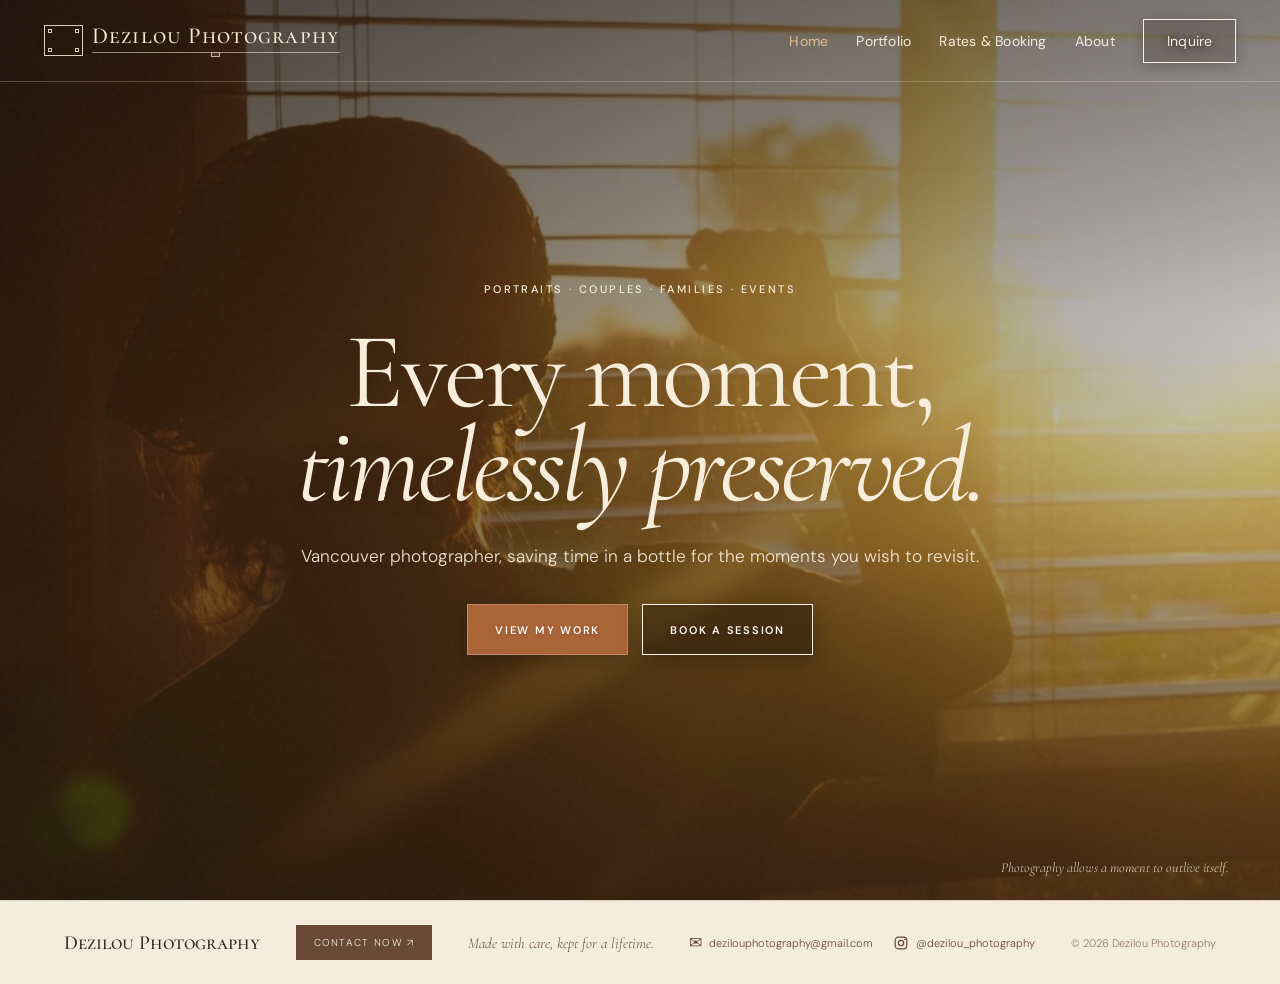
<file: index.html>
<!DOCTYPE html>
<html lang="en">
<head>
  <link rel="icon" type="image/png" href="/images/favicon.png">
  <script type="application/ld+json">
{
  "@context": "https://schema.org",
  "@type": "WebSite",
  "name": "Dezilou Photography",
  "alternateName": "Dezilou",
  "url": "https://dezilouphotography.ca/"
}
  </script>
  <meta charset="UTF-8">
  <meta name="viewport" content="width=device-width, initial-scale=1.0">
  <meta name="description" content="Dezilou Photography — portraits, couples, families and events, captured with a nostalgic, film-inspired feel.">
  <title>Dezilou Photography | Vancouver Photographer</title>
  <link rel="preconnect" href="https://fonts.googleapis.com">
  <link rel="preconnect" href="https://fonts.gstatic.com" crossorigin>
  <link href="https://fonts.googleapis.com/css2?family=Cormorant+Garamond:wght@400;500;600&family=DM+Sans:wght@300;400;500;600&display=swap" rel="stylesheet">
  <link rel="stylesheet" href="style.css">
</head>
<body class="home-page">
  <header class="site-header">
    <a class="brand" href="index.html" aria-label="Dezilou Photography home">
      <span class="film-mark" aria-hidden="true"><span class="sprocket top-left"></span><span class="sprocket top-right"></span><span class="sprocket bottom-left"></span><span class="sprocket bottom-right"></span></span>
      <span class="brand-stack"><span class="brand-wordmark">Dezilou Photography</span><span class="brand-rule"><i></i></span></span>
    </a>
    <nav class="main-nav" aria-label="Main navigation">
      <a class="active" href="index.html">Home</a>
      <a href="portfolio.html">Portfolio</a>
      <a href="booking.html">Rates &amp; Booking</a>
      <a href="about.html">About</a>
      <a class="nav-book" href="inquire.html">Inquire</a>
    </nav>
  </header>
  <main>
    <section class="hero">
      <div class="hero-shade"></div>
      <div class="hero-content">
        <p class="eyebrow">Portraits · Couples · Families · Events</p>
        <h1>Every moment,<br><em>timelessly preserved.</em></h1>
        <p class="hero-intro">Vancouver photographer, saving time in a bottle for the moments you wish to revisit.</p>
        <div class="hero-actions">
          <a class="button button-filled" href="portfolio.html">View my work</a>
          <a class="button button-outline" href="booking.html">Book a session</a>
        </div>
      </div>
      <p class="image-note">Photography allows a moment to outlive itself.</p>
    </section>
  </main>
  <footer class="site-footer contact-footer">
    <a class="footer-brand" href="index.html">Dezilou Photography</a><a class="footer-contact-cta" href="inquire.html">Contact Now ↗</a>
    <p class="footer-tagline">Made with care, kept for a lifetime.</p>
    <div class="footer-contact">
      <a href="mailto:dezilouphotography@gmail.com"><span aria-hidden="true">✉</span> dezilouphotography@gmail.com</a>
      <a href="https://www.instagram.com/dezilou_photography/" target="_blank" rel="noopener noreferrer"><svg class="social-icon" aria-hidden="true" viewBox="0 0 24 24" focusable="false"><rect x="3.25" y="3.25" width="17.5" height="17.5" rx="5" fill="none" stroke="currentColor" stroke-width="1.8"/><circle cx="12" cy="12" r="4" fill="none" stroke="currentColor" stroke-width="1.8"/><circle cx="17.6" cy="6.7" r="1.15" fill="currentColor"/></svg> @dezilou_photography</a>
    </div>
    <p class="copyright">© <span id="year">2026</span> Dezilou Photography</p>
  </footer>
  <script>document.getElementById('year').textContent = new Date().getFullYear();</script>
</body>
</html>
</file>
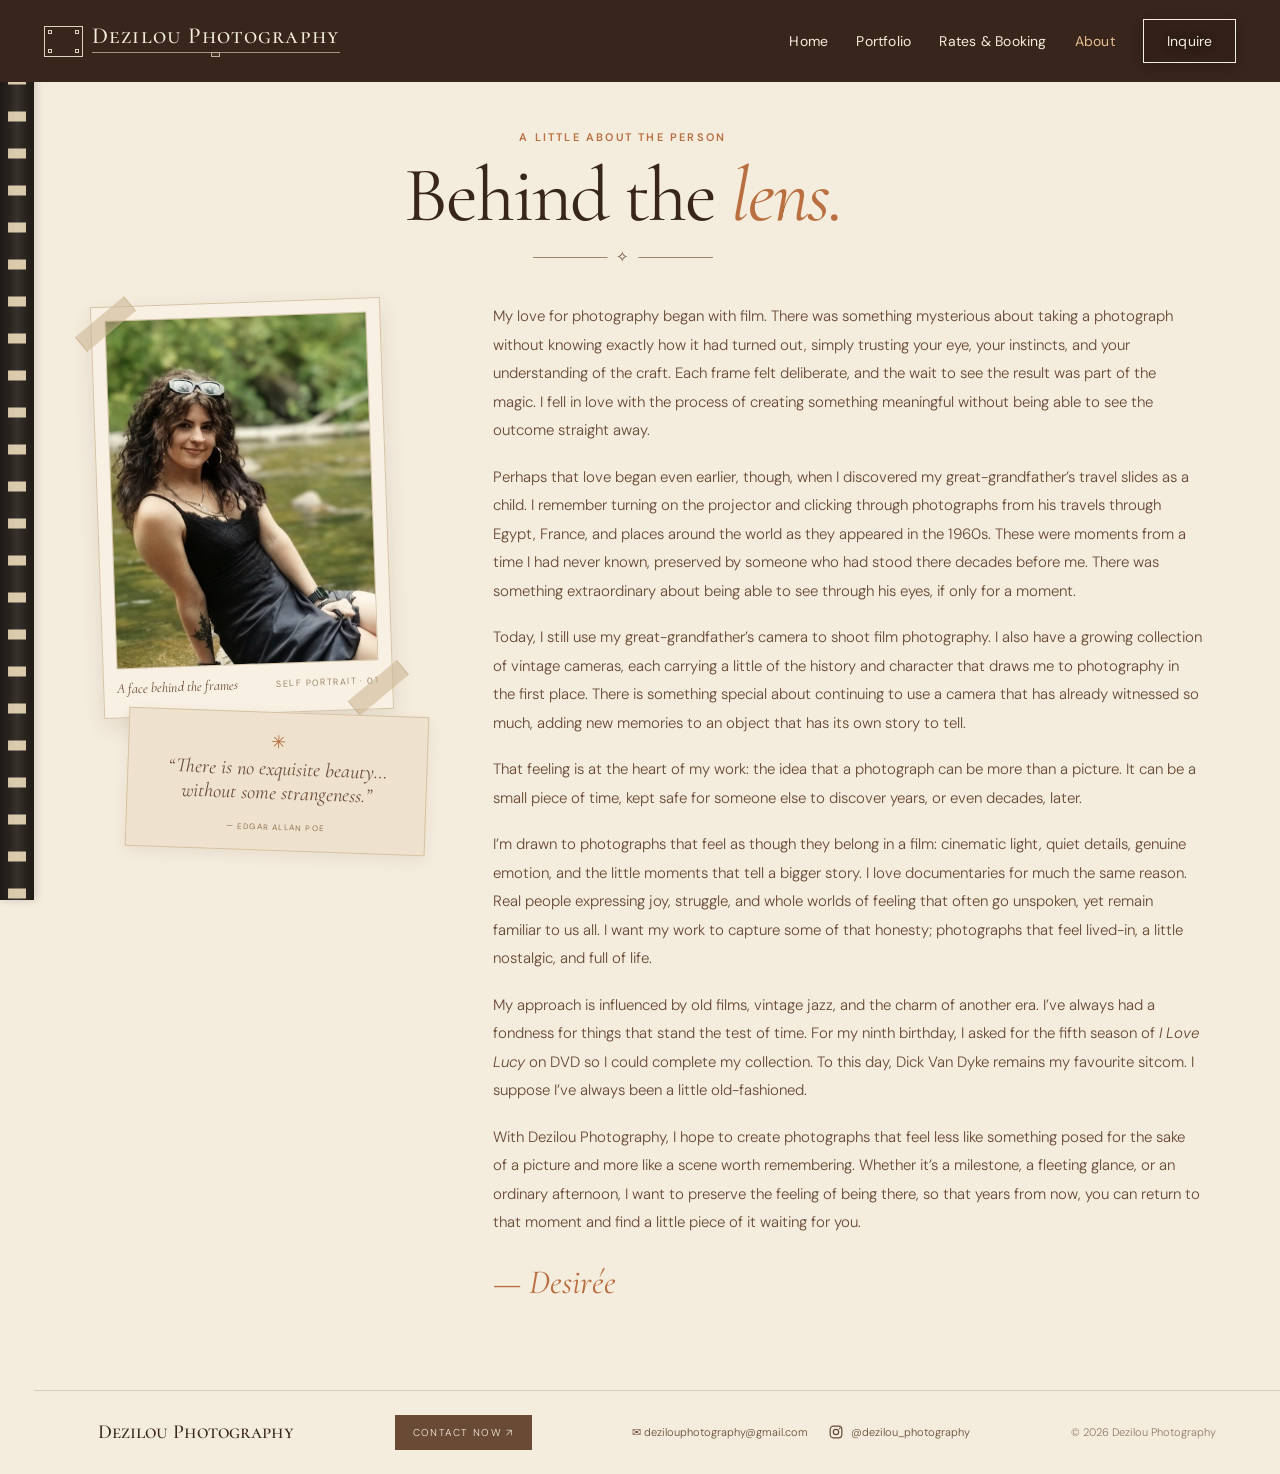
<file: about.html>
<!DOCTYPE html>
<html lang="en">
<head>
<meta charset="UTF-8"><meta name="viewport" content="width=device-width, initial-scale=1.0">
<meta name="description" content="Meet Dezilou, the photographer behind Dezilou Photography.">
<title>About — Dezilou Photography</title>
<link rel="preconnect" href="https://fonts.googleapis.com"><link rel="preconnect" href="https://fonts.gstatic.com" crossorigin>
<link href="https://fonts.googleapis.com/css2?family=Cormorant+Garamond:wght@400;500;600&family=DM+Sans:wght@300;400;500;600&display=swap" rel="stylesheet"><link rel="stylesheet" href="style.css">
<style>
.about-main{width:min(1240px,92%);margin:0 auto;padding:48px 0 86px}.about-heading{text-align:center;margin:0 auto 44px}.about-heading .page-kicker{margin-bottom:13px}.about-heading h1{font:400 clamp(50px,7vw,78px)/.98 var(--serif);letter-spacing:-.025em;margin:0;color:var(--ink)}.about-heading h1 em{color:var(--terracotta)}.about-heading .ornament{width:180px;height:1px;background:var(--sepia);margin:24px auto 0;position:relative}.about-heading .ornament:after{content:'✧';position:absolute;left:50%;top:50%;transform:translate(-50%,-54%);background:var(--paper);padding:0 9px;color:var(--brown);font-size:15px}
 .about-layout{display:grid;grid-template-columns:minmax(260px,.72fr) minmax(0,1.28fr);align-items:start;gap:clamp(30px,4vw,58px);max-width:1160px;margin:0 auto}.about-visual{position:relative;max-width:430px;width:100%;min-height:0;margin:0 auto;display:flex;flex-direction:column;align-items:center;justify-content:flex-start;padding:0 0 24px}.portrait-side{position:relative;z-index:1;width:min(290px,76%);margin:0 auto;padding:13px 13px 20px;background:#f8f0e2;border:1px solid #d6c4a8;box-shadow:0 8px 22px rgba(74,49,30,.10);transform:rotate(-2deg)}.portrait-side:before,.portrait-side:after{content:'';position:absolute;width:62px;height:19px;background:rgba(206,183,147,.58);border-left:1px solid rgba(156,124,84,.22);border-right:1px solid rgba(156,124,84,.22);z-index:2}.portrait-side:before{top:7px;left:-18px;transform:rotate(-38deg)}.portrait-side:after{right:-18px;bottom:11px;transform:rotate(-38deg)}.portrait-image{display:block;width:100%;height:auto;aspect-ratio:3/4;object-fit:cover;object-position:center 45%;border:1px solid #d4c0a2;filter:sepia(.06) saturate(.9)}.portrait-caption{display:flex;justify-content:space-between;gap:8px;margin-top:11px;color:var(--brown);font:italic 14px var(--serif)}.portrait-caption small{font:8px var(--sans);letter-spacing:.12em;text-transform:uppercase;align-self:center;color:var(--sepia);white-space:nowrap}.about-photo-note{position:relative;z-index:2;width:min(300px,80%);margin:-3px 0 0 70px;padding:17px 20px 15px;background:#eee2ce;border:1px solid #d7c2a2;text-align:center;box-shadow:0 5px 15px rgba(74,49,30,.07);transform:rotate(2deg)}.about-photo-note p{font:italic 20px/1.2 var(--serif);color:var(--brown);margin:3px 0 9px}.about-photo-note small{font:8px var(--sans);letter-spacing:.15em;color:#927455}.note-star{color:var(--terracotta);font-size:18px}.about-film-note{position:absolute;left:0;top:48px;bottom:55px;display:flex;flex-direction:column;align-items:center;justify-content:space-around;padding:12px 7px;border-left:1px solid #c9b293;border-right:1px solid #c9b293;color:#a78a67;font:8px var(--sans);letter-spacing:.12em;writing-mode:vertical-rl;background:repeating-linear-gradient(180deg,transparent 0 12px,rgba(195,169,133,.25) 12px 14px)}.portrait-caption small{font:9px var(--sans);letter-spacing:.16em;text-transform:uppercase;align-self:center;color:var(--sepia)}.about-copy .page-lead,.about-copy .page-copy{max-width:none;font-size:15px;line-height:1.9;margin:0 0 18px}.about-copy .page-copy{max-width:none;font-size:15px;line-height:1.9;margin:0 0 18px}.about-signature{font:italic 34px/1.2 var(--serif);color:var(--terracotta);margin:26px 0 0}.about-quote{text-align:center;margin:64px auto 0;padding-top:25px;border-top:1px solid var(--line);max-width:620px;color:var(--brown);font:italic 21px/1.55 var(--serif)}.about-quote small{display:block;margin-top:12px;font:10px var(--sans);letter-spacing:.2em;text-transform:uppercase;color:var(--sepia)}
@media(max-width:700px){.about-main{padding:42px 0 65px}.about-heading{margin-bottom:35px}.about-layout{grid-template-columns:1fr;gap:28px}.about-visual{min-height:0;width:min(100%,420px);padding-top:0}.portrait-side{width:min(280px,76%)}.about-photo-note{margin-left:55px}.about-film-note{left:8px}.about-quote{margin-top:42px}}

/* Full-height photographic film strip along the page edge */
body.inner-page:before{content:"";position:fixed;z-index:8;left:0;top:0;bottom:0;width:34px;background-color:#29231e;background-image:linear-gradient(90deg,rgba(0,0,0,.28),transparent 28%,rgba(255,255,255,.07) 50%,transparent 75%,rgba(0,0,0,.25)),repeating-linear-gradient(to bottom,transparent 0 13px,#d9c8a9 13px 23px,transparent 23px 37px);background-size:100% 100%,18px 37px;background-repeat:no-repeat,repeat-y;background-position:center,center;box-shadow:2px 0 8px rgba(36,25,17,.16);pointer-events:none}
body.inner-page:after{content:"";position:fixed;z-index:8;left:0;top:0;bottom:0;width:34px;background:repeating-linear-gradient(to bottom,transparent 0 13px,transparent 13px 37px);pointer-events:none}
.about-main,.site-footer{margin-left:34px}
@media(max-width:700px){body.inner-page:before{width:22px;background-size:100% 100%,12px 37px}.about-main,.site-footer{margin-left:22px}}
</style></head>
<body class="inner-page">
<header class="site-header"><a class="brand" href="index.html"><span class="film-mark" aria-hidden="true"><span class="sprocket top-left"></span><span class="sprocket top-right"></span><span class="sprocket bottom-left"></span><span class="sprocket bottom-right"></span></span><span class="brand-stack"><span class="brand-wordmark">Dezilou Photography</span><span class="brand-rule"><i></i></span></span></a>
<nav class="main-nav" aria-label="Main navigation"><a href="index.html">Home</a><a href="portfolio.html">Portfolio</a><a href="booking.html">Rates &amp; Booking</a><a class="active" href="about.html">About</a><a class="nav-book" href="inquire.html">Inquire</a></nav></header>
<main class="about-main"><header class="about-heading"><p class="page-kicker">A little about the person</p><h1>Behind the <em>lens.</em></h1><div class="ornament" aria-hidden="true"></div></header>
<div class="about-layout"><div class="about-visual"><div class="portrait-side"><img class="portrait-image" src="images/about-portrait.jpg" alt="Desirée sitting beside a river in a black dress"><div class="portrait-caption"><span>A face behind the frames</span><small>Self portrait · 01</small></div></div><div class="about-photo-note"><span class="note-star" aria-hidden="true">✳</span><p>“There is no exquisite beauty… without some strangeness.”</p><small>— EDGAR ALLAN POE</small></div></div>
<section class="about-copy"><p class="page-copy">My love for photography began with film. There was something mysterious about taking a photograph without knowing exactly how it had turned out, simply trusting your eye, your instincts, and your understanding of the craft. Each frame felt deliberate, and the wait to see the result was part of the magic. I fell in love with the process of creating something meaningful without being able to see the outcome straight away.</p>
<p class="page-copy">Perhaps that love began even earlier, though, when I discovered my great-grandfather’s travel slides as a child. I remember turning on the projector and clicking through photographs from his travels through Egypt, France, and places around the world as they appeared in the 1960s. These were moments from a time I had never known, preserved by someone who had stood there decades before me. There was something extraordinary about being able to see through his eyes, if only for a moment.</p>
<p class="page-copy">Today, I still use my great-grandfather’s camera to shoot film photography. I also have a growing collection of vintage cameras, each carrying a little of the history and character that draws me to photography in the first place. There is something special about continuing to use a camera that has already witnessed so much, adding new memories to an object that has its own story to tell.</p>
<p class="page-copy">That feeling is at the heart of my work: the idea that a photograph can be more than a picture. It can be a small piece of time, kept safe for someone else to discover years, or even decades, later.</p>
<p class="page-copy">I’m drawn to photographs that feel as though they belong in a film: cinematic light, quiet details, genuine emotion, and the little moments that tell a bigger story. I love documentaries for much the same reason. Real people expressing joy, struggle, and whole worlds of feeling that often go unspoken, yet remain familiar to us all. I want my work to capture some of that honesty; photographs that feel lived-in, a little nostalgic, and full of life.</p>
<p class="page-copy">My approach is influenced by old films, vintage jazz, and the charm of another era. I’ve always had a fondness for things that stand the test of time. For my ninth birthday, I asked for the fifth season of <em>I Love Lucy</em> on DVD so I could complete my collection. To this day, Dick Van Dyke remains my favourite sitcom. I suppose I’ve always been a little old-fashioned.</p>
<p class="page-copy">With Dezilou Photography, I hope to create photographs that feel less like something posed for the sake of a picture and more like a scene worth remembering. Whether it’s a milestone, a fleeting glance, or an ordinary afternoon, I want to preserve the feeling of being there, so that years from now, you can return to that moment and find a little piece of it waiting for you.</p>
<p class="about-signature">— Desirée</p></section></div>

</main>
<footer class="site-footer"><a class="footer-brand" href="index.html">Dezilou Photography</a><a class="footer-contact-cta" href="inquire.html">Contact Now ↗</a><div class="footer-contact"><a href="mailto:dezilouphotography@gmail.com">✉ dezilouphotography@gmail.com</a><a href="https://www.instagram.com/dezilou_photography/" target="_blank" rel="noopener noreferrer"><svg class="social-icon" aria-hidden="true" viewBox="0 0 24 24" focusable="false"><rect x="3.25" y="3.25" width="17.5" height="17.5" rx="5" fill="none" stroke="currentColor" stroke-width="1.8"/><circle cx="12" cy="12" r="4" fill="none" stroke="currentColor" stroke-width="1.8"/><circle cx="17.6" cy="6.7" r="1.15" fill="currentColor"/></svg> @dezilou_photography</a></div><p class="copyright">© <span class="year">2026</span> Dezilou Photography</p></footer><script>document.querySelector('.year').textContent=new Date().getFullYear();</script>
</body></html>
</file>
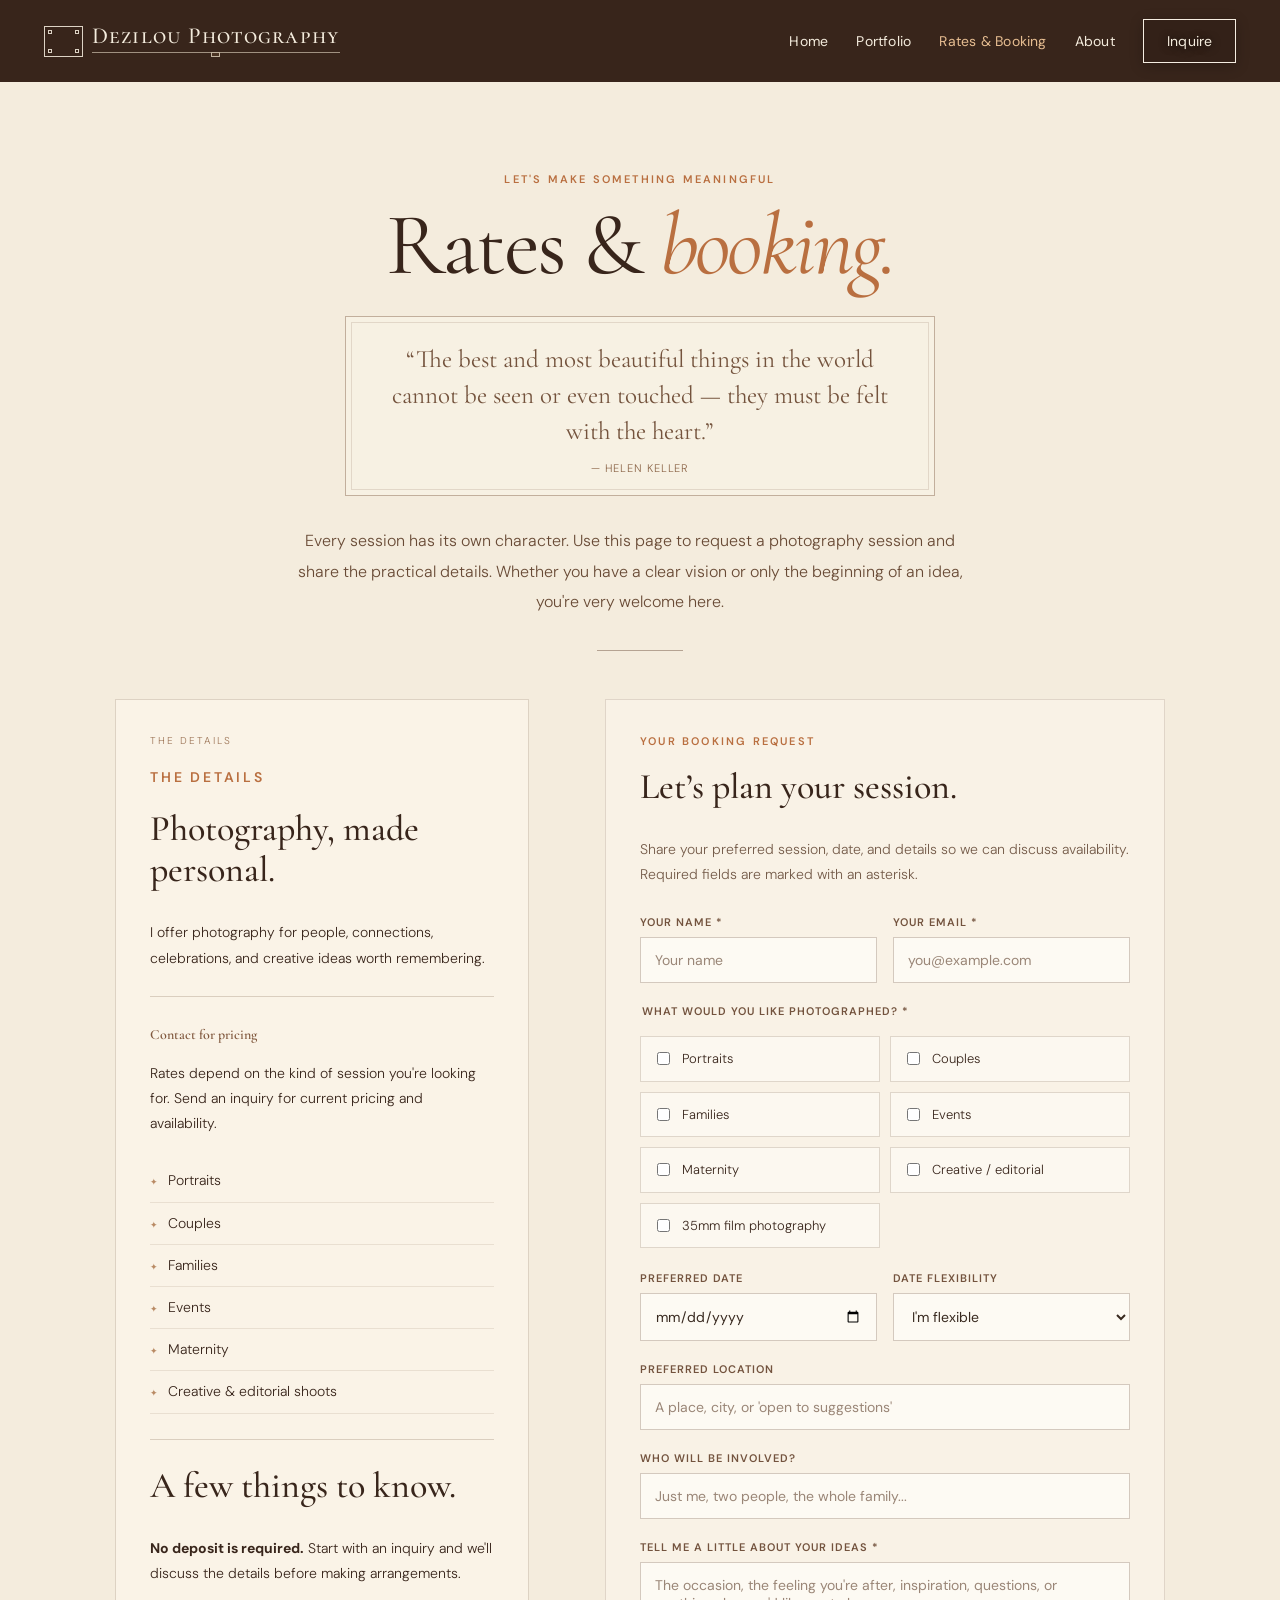
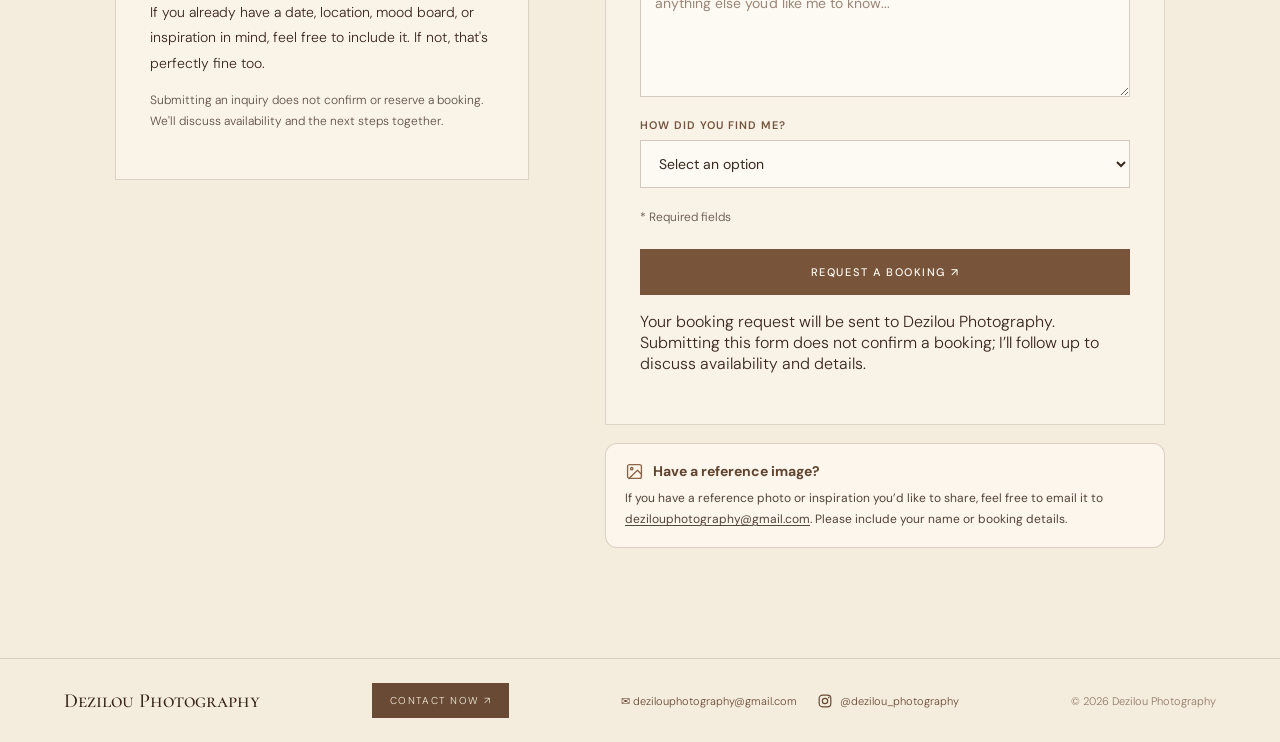
<file: booking.html>
<!DOCTYPE html>
<html lang="en">
<head>
  <meta charset="UTF-8">
  <meta name="viewport" content="width=device-width, initial-scale=1.0">
  <meta name="description" content="Request portrait, couples, family, maternity, event, and creative photography with Dezilou Photography.">
  <title>Rates &amp; Booking — Dezilou Photography</title>
  <link rel="preconnect" href="https://fonts.googleapis.com">
  <link rel="preconnect" href="https://fonts.gstatic.com" crossorigin>
  <link href="https://fonts.googleapis.com/css2?family=Cormorant+Garamond:wght@400;500;600&family=DM+Sans:wght@300;400;500;600&display=swap" rel="stylesheet">
  <link rel="stylesheet" href="style.css">
  <style>
    .booking-intro{max-width:700px;margin:0 auto 48px;text-align:center}.booking-intro:after{content:'';display:block;width:86px;height:1px;background:rgba(104,74,53,.45);margin:32px auto 0}.booking-layout{display:grid;grid-template-columns:minmax(0,.85fr) minmax(0,1.15fr);gap:clamp(30px,6vw,76px);align-items:start;margin-top:42px}.booking-sidebar{padding:clamp(24px,3vw,34px);background:rgba(255,250,241,.55);border:1px solid rgba(104,74,53,.2);position:relative}.booking-sidebar:before{content:'THE DETAILS';display:block;margin-bottom:18px;color:#9d7658;font-size:10px;letter-spacing:.2em}.booking-sidebar h2,.inquiry-form h2{margin-top:0;font-family:'Cormorant Garamond',Georgia,serif;font-size:clamp(27px,3vw,36px);font-weight:500;line-height:1.15}.booking-sidebar p,.booking-sidebar li{line-height:1.8;font-size:14px}.booking-sidebar ul{padding-left:0;list-style:none;margin:24px 0}.booking-sidebar li{padding:8px 0;border-bottom:1px solid rgba(104,74,53,.12)}.booking-sidebar li:before{content:'✦';font-size:9px;color:#b98a64;margin-right:10px}.booking-price{margin:24px 0 8px;color:#80583e;font-family:'Cormorant Garamond',Georgia,serif;font-size:27px;font-weight:600}.booking-small{font-size:12px!important;opacity:.8}.booking-divider{height:1px;margin:25px 0;background:rgba(104,74,53,.22)}.form-intro{margin-bottom:28px;font-size:14px;line-height:1.8;color:#745b49}.inquiry-form{padding:clamp(22px,3vw,34px);background:rgba(255,250,241,.42);border:1px solid rgba(104,74,53,.17)}.form-field{margin-bottom:21px}.form-field label,.form-label{display:block;margin-bottom:8px;font-size:11px;font-weight:600;letter-spacing:.09em;text-transform:uppercase;color:#73533e}.form-field input,.form-field select,.form-field textarea{display:block;box-sizing:border-box;width:100%;padding:13px 14px;border:1px solid rgba(104,74,53,.28);border-radius:0;background:rgba(255,253,248,.78);color:#38291f;font:14px 'DM Sans',sans-serif}.form-field input:focus,.form-field select:focus,.form-field textarea:focus{outline:2px solid #b98a64;outline-offset:2px}.form-field textarea{min-height:135px;resize:vertical}.form-field input::placeholder,.form-field textarea::placeholder{color:#9a8677;opacity:1}.form-row{display:grid;grid-template-columns:1fr 1fr;gap:16px}.service-options{display:grid;grid-template-columns:1fr 1fr;gap:10px;margin-top:10px}.service-option{display:flex;align-items:flex-start;gap:9px;padding:12px;border:1px solid rgba(104,74,53,.2);background:rgba(255,253,248,.58);font-size:13px;line-height:1.5;cursor:pointer;transition:background .2s,border-color .2s}.service-option:has(input:checked){background:#eee0ce;border-color:#b98a64}.service-option input{margin-top:3px;accent-color:#8c6548}.required-note{margin:0 0 24px;font-size:12px;opacity:.8}.booking-submit{display:inline-block;width:100%;padding:15px 20px;border:1px solid #78543b;background:#78543b;color:#fffaf2;font:500 11px 'DM Sans',sans-serif;letter-spacing:.14em;text-transform:uppercase;cursor:pointer;transition:background .2s ease,color .2s ease}.booking-submit:hover{background:transparent;color:#78543b}.booking-form-column{min-width:0}.reference-note{margin-top:18px;padding:17px 19px;background:rgba(255,250,241,.72);border:1px solid rgba(120,84,59,.24);border-radius:12px;box-sizing:border-box}
.reference-note-title{display:flex;align-items:center;gap:9px;margin:0 0 6px;font-size:14px;font-weight:700;line-height:1.5;color:#60442f}
.reference-note-icon{display:inline-flex;align-items:center;justify-content:center;flex:0 0 19px;width:19px;height:19px;color:#8c6548}
.reference-note-icon svg{display:block;width:19px;height:19px;fill:none;stroke:currentColor;stroke-width:1.7;stroke-linecap:round;stroke-linejoin:round}
.reference-note-copy{margin:0;font-size:12px;font-weight:400;line-height:1.75;opacity:.85}
.reference-note-copy a{color:inherit;text-decoration:underline;text-underline-offset:2px}@media(max-width:700px){.booking-layout{grid-template-columns:1fr;gap:28px}.booking-sidebar{padding:24px}.booking-intro{margin-bottom:30px}}@media(max-width:430px){.form-row,.service-options{grid-template-columns:1fr;gap:0}}

    .booking-quote-frame{position:relative;max-width:590px;margin:24px auto 30px;padding:24px 30px 20px;border:1px solid rgba(120,84,59,.42);text-align:center;box-sizing:border-box;background:rgba(255,250,241,.28)}
    .booking-quote-frame:before{content:'';position:absolute;inset:5px;border:1px solid rgba(120,84,59,.16);pointer-events:none}
    .booking-quote{position:relative;margin:0;color:#74533d;font-family:'Cormorant Garamond',Georgia,serif;font-size:clamp(20px,2.2vw,25px);line-height:1.45;font-weight:400}
    .booking-quote-attribution{position:relative;margin:12px 0 0;font-size:11px;letter-spacing:.08em;text-transform:uppercase;color:#8c6548}
    @media(max-width:430px){.booking-quote-frame{padding:21px 20px 18px;margin:20px auto 26px}}
  </style>
</head>
<body class="inner-page">
  <header class="site-header">
    <a class="brand" href="index.html"><span class="film-mark" aria-hidden="true"><span class="sprocket top-left"></span><span class="sprocket top-right"></span><span class="sprocket bottom-left"></span><span class="sprocket bottom-right"></span></span><span class="brand-stack"><span class="brand-wordmark">Dezilou Photography</span><span class="brand-rule"><i></i></span></span></a>
    <nav class="main-nav" aria-label="Main navigation"><a href="index.html">Home</a><a href="portfolio.html">Portfolio</a><a class="active" href="booking.html">Rates &amp; Booking</a><a href="about.html">About</a><a class="nav-book" href="inquire.html">Inquire</a></nav>
  </header>
  <main class="page-main">
    <section class="booking-intro"><p class="page-kicker">Let's make something meaningful</p><h1>Rates &amp; <em>booking.</em></h1><div class="booking-quote-frame"><p class="booking-quote">“The best and most beautiful things in the world cannot be seen or even touched — they must be felt with the heart.”</p><p class="booking-quote-attribution">— Helen Keller</p></div><p class="page-copy">Every session has its own character. Use this page to request a photography session and share the practical details. Whether you have a clear vision or only the beginning of an idea, you're very welcome here.</p></section>
    <div class="booking-layout">
      <aside class="booking-sidebar"><p class="page-kicker">The details</p><h2>Photography, made personal.</h2><p>I offer photography for people, connections, celebrations, and creative ideas worth remembering.</p><div class="booking-divider"></div><p class="booking-price">Contact for pricing</p><p>Rates depend on the kind of session you're looking for. Send an inquiry for current pricing and availability.</p><ul><li>Portraits</li><li>Couples</li><li>Families</li><li>Events</li><li>Maternity</li><li>Creative &amp; editorial shoots</li></ul><div class="booking-divider"></div><h2>A few things to know.</h2><p><strong>No deposit is required.</strong> Start with an inquiry and we'll discuss the details before making arrangements.</p><p>If you already have a date, location, mood board, or inspiration in mind, feel free to include it. If not, that's perfectly fine too.</p><p class="booking-small">Submitting an inquiry does not confirm or reserve a booking. We'll discuss availability and the next steps together.</p></aside>
      <div class="booking-form-column">
      <section class="inquiry-form" id="inquiry"><p class="page-kicker">Your booking request</p><h2>Let’s plan your session.</h2><p class="form-intro">Share your preferred session, date, and details so we can discuss availability. Required fields are marked with an asterisk.</p>
        <form id="bookingForm" action="https://formspree.io/f/mrpplzlv" method="POST">
          <input type="hidden" name="_subject" value="New photography booking inquiry — Dezilou Photography">
          <div class="form-row"><div class="form-field"><label for="clientName">Your name *</label><input type="text" id="clientName" name="clientName" autocomplete="name" placeholder="Your name" required></div><div class="form-field"><label for="clientEmail">Your email *</label><input type="email" id="clientEmail" name="email" autocomplete="email" placeholder="you@example.com" required></div></div>
          <fieldset style="border:0;padding:0;margin:0 0 23px"><legend class="form-label">What would you like photographed? *</legend><div class="service-options">
            <label class="service-option"><input type="checkbox" name="services" value="Portraits"><span>Portraits</span></label><label class="service-option"><input type="checkbox" name="services" value="Couples"><span>Couples</span></label><label class="service-option"><input type="checkbox" name="services" value="Families"><span>Families</span></label><label class="service-option"><input type="checkbox" name="services" value="Events"><span>Events</span></label><label class="service-option"><input type="checkbox" name="services" value="Maternity"><span>Maternity</span></label><label class="service-option"><input type="checkbox" name="services" value="Creative/editorial"><span>Creative / editorial</span></label><label class="service-option"><input type="checkbox" name="services" value="35mm film photography"><span>35mm film photography</span></label>
          </div></fieldset>
          <div class="form-row"><div class="form-field"><label for="preferredDate">Preferred date</label><input type="date" id="preferredDate" name="preferredDate"></div><div class="form-field"><label for="flexibility">Date flexibility</label><select id="flexibility" name="flexibility"><option value="Flexible">I'm flexible</option><option value="Specific date">I have a specific date</option><option value="Not decided">Not decided yet</option></select></div></div>
          <div class="form-field"><label for="location">Preferred location</label><input type="text" id="location" name="location" placeholder="A place, city, or 'open to suggestions'"></div>
          <div class="form-field"><label for="people">Who will be involved?</label><input type="text" id="people" name="people" placeholder="Just me, two people, the whole family..."></div>
          <div class="form-field"><label for="ideas">Tell me a little about your ideas *</label><textarea id="ideas" name="ideas" placeholder="The occasion, the feeling you're after, inspiration, questions, or anything else you'd like me to know..." required></textarea></div>
          <div class="form-field"><label for="discovery">How did you find me?</label><select id="discovery" name="discovery"><option value="Not specified">Select an option</option><option value="Instagram">Instagram</option><option value="Word of mouth">Word of mouth</option><option value="Search engine">Search engine</option><option value="Other">Somewhere else</option></select></div>
          <p class="required-note">* Required fields</p><button class="booking-submit" type="submit">Request a booking ↗</button><p class="form-disclaimer">Your booking request will be sent to Dezilou Photography. Submitting this form does not confirm a booking; I’ll follow up to discuss availability and details.</p><p class="compose-status" id="bookingStatus" role="status" aria-live="polite"></p>
        </form>
      </section>
      <div class="reference-note" aria-label="Reference image information">
        <p class="reference-note-title"><span class="reference-note-icon" aria-hidden="true"><svg viewBox="0 0 24 24" focusable="false"><rect x="3.25" y="3.25" width="17.5" height="17.5" rx="2.5"></rect><circle cx="8.5" cy="8.5" r="1.5"></circle><path d="M20.75 15.5l-5-5L5 20.75"></path></svg></span> Have a reference image?</p>
        <p class="reference-note-copy">If you have a reference photo or inspiration you’d like to share, feel free to email it to <a href="mailto:dezilouphotography@gmail.com">dezilouphotography@gmail.com</a>. Please include your name or booking details.</p>
      </div>
      </div>
    </div>
  </main>
  <footer class="site-footer"><a class="footer-brand" href="index.html">Dezilou Photography</a><a class="footer-contact-cta" href="inquire.html">Contact Now ↗</a><div class="footer-contact"><a href="mailto:dezilouphotography@gmail.com">✉ dezilouphotography@gmail.com</a><a href="https://www.instagram.com/dezilou_photography/" target="_blank" rel="noopener noreferrer"><svg class="social-icon" aria-hidden="true" viewBox="0 0 24 24" focusable="false"><rect x="3.25" y="3.25" width="17.5" height="17.5" rx="5" fill="none" stroke="currentColor" stroke-width="1.8"/><circle cx="12" cy="12" r="4" fill="none" stroke="currentColor" stroke-width="1.8"/><circle cx="17.6" cy="6.7" r="1.15" fill="currentColor"/></svg> @dezilou_photography</a></div><p class="copyright">© <span class="year">2026</span> Dezilou Photography</p></footer>
  <script>
    document.querySelector('.year').textContent = new Date().getFullYear();
    const bookingForm = document.getElementById('bookingForm');
    const bookingStatus = document.getElementById('bookingStatus');

    bookingForm.addEventListener('submit', function (event) {
      const selectedServices = Array.from(bookingForm.querySelectorAll('input[name="services"]:checked'));
      if (selectedServices.length === 0) {
        event.preventDefault();
        bookingStatus.textContent = 'Please select at least one session type.';
        const firstService = bookingForm.querySelector('input[name="services"]');
        if (firstService) firstService.focus();
        return;
      }
      bookingStatus.textContent = 'Sending your booking request…';
      const submitButton = bookingForm.querySelector('button[type="submit"]');
      submitButton.disabled = true;
      submitButton.textContent = 'Sending…';
    });
  </script>
</body>
</html>
</file>
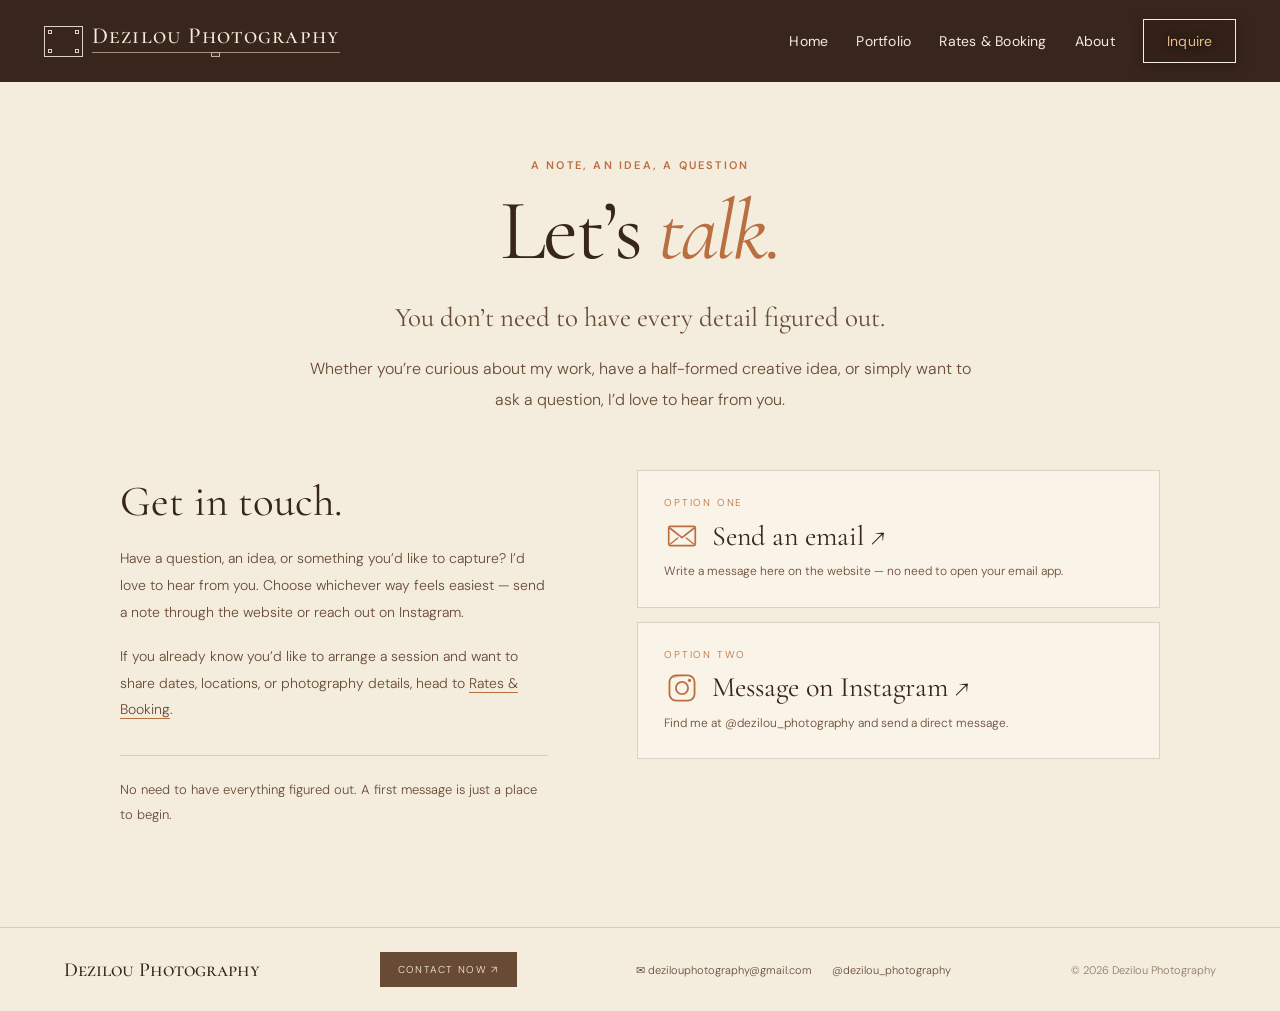
<file: inquire.html>
<!DOCTYPE html>
<html lang="en">
<head>
  <meta charset="UTF-8">
  <meta name="viewport" content="width=device-width, initial-scale=1.0">
  <meta name="description" content="Have a question or an idea for Dezilou Photography? Send a note.">
  <title>Inquire — Dezilou Photography</title>
  <link rel="preconnect" href="https://fonts.googleapis.com">
  <link rel="preconnect" href="https://fonts.gstatic.com" crossorigin>
  <link href="https://fonts.googleapis.com/css2?family=Cormorant+Garamond:wght@400;500;600&family=DM+Sans:wght@300;400;500;600&display=swap" rel="stylesheet">
  <link rel="stylesheet" href="style.css">
  <style>
    .inquire-main{width:min(1040px,88%);margin:0 auto;padding:76px 0 100px}
    .inquire-heading{max-width:700px;margin:0 auto 55px;text-align:center}
    .inquire-heading h1{font:400 clamp(54px,8vw,86px)/.96 var(--serif);letter-spacing:-.03em;margin:0 0 24px}
    .inquire-heading h1 em{color:var(--terracotta);font-weight:400}
    .inquire-heading .page-lead{margin:0 auto 16px}
    .inquire-layout{display:grid;grid-template-columns:minmax(0,.9fr) minmax(0,1.1fr);gap:clamp(35px,7vw,90px);align-items:start}
    .inquire-note{padding:8px 0 0}
    .inquire-note h2{font:400 clamp(31px,4vw,43px)/1.1 var(--serif);margin:0 0 20px}
    .inquire-note p{font-size:14px;line-height:1.9;color:var(--brown);margin:0 0 18px}
    .inquire-aside{margin-top:32px;padding-top:22px;border-top:1px solid var(--line);font-size:13px;line-height:1.9;color:var(--brown)}
    .contact-options{display:grid;gap:14px}
    .contact-choice{display:block;padding:25px 26px;border:1px solid var(--line);background:rgba(255,250,241,.55);color:var(--ink);text-decoration:none;transition:background .2s,border-color .2s,transform .2s}
    .contact-choice:hover{background:#f1e5d6;border-color:var(--terracotta);transform:translateY(-2px)}
    .contact-choice .choice-kicker{display:block;margin-bottom:9px;font-size:10px;letter-spacing:.18em;text-transform:uppercase;color:var(--terracotta)}
    .contact-choice strong{display:flex;align-items:center;gap:12px;font:400 28px/1.15 var(--serif);margin-bottom:7px}
    .contact-choice strong span:last-child{font-size:28px;line-height:1.15;color:var(--ink)}
    .contact-icon{display:inline-flex;flex:0 0 34px;width:34px;height:34px;align-items:center;justify-content:center;color:var(--terracotta)}
    .contact-icon svg{display:block;width:31px;height:31px;overflow:visible}
    .contact-choice .choice-description{display:block;font-size:12px;line-height:1.7;color:var(--brown)}
    .contact-choice span:last-child{font-size:12px;line-height:1.7;color:var(--brown)}
    .contact-choice strong .contact-icon{font-size:inherit;line-height:1;flex:0 0 36px;width:36px;height:36px}
    .contact-choice strong .contact-icon svg{width:34px;height:34px}
    .contact-choice button{all:unset;cursor:pointer;display:block;width:100%}
    .contact-overlay{position:fixed;inset:0;z-index:1000;display:none;align-items:center;justify-content:center;padding:20px;background:rgba(45,34,25,.5)}
    .contact-overlay.is-open{display:flex}
    .contact-dialog{position:relative;width:min(100%,560px);max-height:90vh;overflow:auto;padding:clamp(24px,5vw,40px);background:#f8f0e5;color:#38291f;border:1px solid rgba(104,74,53,.22);box-shadow:0 20px 70px rgba(70,45,25,.16)}
    .contact-dialog h2{margin:0 0 8px;font:500 36px/1.1 var(--serif)}
    .contact-dialog p{font-size:13px;line-height:1.7}
    .contact-close{position:absolute;top:12px;right:15px;border:0;background:transparent;color:#38291f;font-size:28px;cursor:pointer}
    .contact-submit{width:100%;padding:15px 20px;border:1px solid #78543b;background:#78543b;color:#fffaf2;font:500 11px 'DM Sans',sans-serif;letter-spacing:.14em;text-transform:uppercase;cursor:pointer}
    .contact-submit:hover{background:transparent;color:#78543b}
    .contact-status{min-height:22px;font-size:13px;line-height:1.7}
    .inquire-form{padding:clamp(24px,4vw,38px);background:rgba(255,250,241,.55);border:1px solid rgba(104,74,53,.2)}
    .inquire-form h2{font:400 34px/1.1 var(--serif);margin:0 0 10px}
    .inquire-form .form-intro{font-size:13px;line-height:1.8;color:var(--brown);margin:0 0 28px}
    .form-field{margin-bottom:21px}
    .form-field label{display:block;margin-bottom:8px;font-size:11px;font-weight:600;letter-spacing:.09em;text-transform:uppercase;color:#73533e}
    .form-field input,.form-field select,.form-field textarea{display:block;box-sizing:border-box;width:100%;padding:13px 14px;border:1px solid rgba(104,74,53,.28);border-radius:0;background:rgba(255,253,248,.78);color:#38291f;font:14px 'DM Sans',sans-serif}
    .form-field input:focus,.form-field select:focus,.form-field textarea:focus{outline:2px solid #b98a64;outline-offset:2px}
    .form-field textarea{min-height:175px;resize:vertical}
    .inquire-submit{width:100%;padding:15px 20px;border:1px solid #78543b;background:#78543b;color:#fffaf2;font:500 11px 'DM Sans',sans-serif;letter-spacing:.14em;text-transform:uppercase;cursor:pointer;transition:background .2s,color .2s}
    .inquire-submit:hover{background:transparent;color:#78543b}
    .inquire-status{min-height:22px;font-size:13px;line-height:1.7;color:var(--brown)}
    .inquire-small{font-size:11px;line-height:1.7;color:var(--sepia);margin-top:14px}
    @media(max-width:520px){.contact-choice{padding:21px 18px}.contact-choice strong{font-size:22px;gap:9px}.contact-choice strong span:last-child{font-size:22px;line-height:1.15}.contact-choice strong .contact-icon{flex-basis:32px;width:32px;height:32px}.contact-choice strong .contact-icon svg{width:30px;height:30px}}
    @media(max-width:700px){.inquire-main{padding:50px 0 70px}.inquire-heading{margin-bottom:36px}.inquire-layout{grid-template-columns:1fr;gap:30px}.inquire-note{max-width:620px}.inquire-form{padding:23px}}
  </style>
</head>
<body class="inner-page">
  <header class="site-header">
    <a class="brand" href="index.html"><span class="film-mark" aria-hidden="true"><span class="sprocket top-left"></span><span class="sprocket top-right"></span><span class="sprocket bottom-left"></span><span class="sprocket bottom-right"></span></span><span class="brand-stack"><span class="brand-wordmark">Dezilou Photography</span><span class="brand-rule"><i></i></span></span></a>
    <nav class="main-nav" aria-label="Main navigation"><a href="index.html">Home</a><a href="portfolio.html">Portfolio</a><a href="booking.html">Rates &amp; Booking</a><a href="about.html">About</a><a class="nav-book active" href="inquire.html" aria-current="page">Inquire</a></nav>
  </header>
  <main class="inquire-main">
    <header class="inquire-heading"><p class="page-kicker">A note, an idea, a question</p><h1>Let’s <em>talk.</em></h1><p class="page-lead">You don’t need to have every detail figured out.</p><p class="page-copy" style="margin:0 auto">Whether you’re curious about my work, have a half-formed creative idea, or simply want to ask a question, I’d love to hear from you.</p></header>
    <div class="inquire-layout">
      <section class="inquire-note"><h2>Get in touch.</h2><p>Have a question, an idea, or something you’d like to capture? I’d love to hear from you. Choose whichever way feels easiest — send a note through the website or reach out on Instagram.</p><p>If you already know you’d like to arrange a session and want to share dates, locations, or photography details, head to <a href="booking.html" style="text-decoration:underline;text-decoration-color:var(--terracotta);text-underline-offset:4px">Rates &amp; Booking</a>.</p><div class="inquire-aside">No need to have everything figured out. A first message is just a place to begin.</div></section>
      <section class="contact-options" aria-label="Contact options">
        <div class="contact-choice"><button type="button" id="openContact"><span class="choice-kicker">Option one</span><strong><span class="contact-icon" aria-hidden="true"><svg viewBox="0 0 32 32" fill="none" xmlns="http://www.w3.org/2000/svg"><rect x="3.5" y="7" width="25" height="18" rx="1.5" stroke="currentColor" stroke-width="1.6"/><path d="M4.5 8.5 16 17.5 27.5 8.5" stroke="currentColor" stroke-width="1.6" stroke-linecap="round" stroke-linejoin="round"/><path d="M5 23.5 12 17.8M27 23.5 20 17.8" stroke="currentColor" stroke-width="1.2" stroke-linecap="round"/></svg></span><span>Send an email ↗</span></strong><span class="choice-description">Write a message here on the website — no need to open your email app.</span></button></div>
        <a class="contact-choice" href="https://www.instagram.com/dezilou_photography/" target="_blank" rel="noopener noreferrer"><span class="choice-kicker">Option two</span><strong><span class="contact-icon" aria-hidden="true"><svg viewBox="0 0 32 32" fill="none" xmlns="http://www.w3.org/2000/svg"><rect x="4.2" y="4.2" width="23.6" height="23.6" rx="6.2" stroke="currentColor" stroke-width="1.7"/><circle cx="16" cy="16" r="5.7" stroke="currentColor" stroke-width="1.7"/><circle cx="23.1" cy="8.9" r="1.55" fill="currentColor"/><path d="M8 6.5c2.5-1.4 5.1-2.1 8-2.1" stroke="currentColor" stroke-width=".8" stroke-linecap="round" opacity=".65"/></svg></span><span>Message on Instagram ↗</span></strong><span class="choice-description">Find me at @dezilou_photography and send a direct message.</span></a>
      </section>
    </div>
    <div class="contact-overlay" id="contactOverlay" aria-hidden="true">
      <section class="contact-dialog" role="dialog" aria-modal="true" aria-labelledby="contactTitle">
        <button class="contact-close" type="button" id="closeContact" aria-label="Close message window">×</button>
        <p class="page-kicker">A note to Dezilou</p><h2 id="contactTitle">Write me a message.</h2>
        <p>Send a note directly to <strong>dezilouphotography@gmail.com</strong> using this form.</p>
        <form id="contactForm">
          <div class="form-field"><label for="contactName">Your name *</label><input id="contactName" name="name" type="text" autocomplete="name" placeholder="Your name" required></div>
          <div class="form-field"><label for="contactEmail">Your email address *</label><input id="contactEmail" name="email" type="email" autocomplete="email" placeholder="you@example.com" required></div>
          <div class="form-field"><label for="contactEmailConfirm">Confirm your email address *</label><input id="contactEmailConfirm" name="email_confirmation" type="email" autocomplete="email" placeholder="Type your email again" required></div>
          <div class="form-field"><label for="contactSubject">Subject *</label><input id="contactSubject" name="subject" type="text" placeholder="What would you like to ask?" required></div>
          <div class="form-field"><label for="contactMessage">Your message *</label><textarea id="contactMessage" name="message" placeholder="Write your message here..." required></textarea></div>
          <button class="contact-submit" type="submit">Send message ↗</button>
          <p class="inquire-small">Please double-check your email address so I can reply. You’ll be asked to enter it twice to catch typing mistakes.</p>
          <p class="contact-status" id="contactStatus" role="status" aria-live="polite"></p>
        </form>
      </section>
    </div>
  </main>
  <footer class="site-footer"><a class="footer-brand" href="index.html">Dezilou Photography</a><a class="footer-contact-cta" href="inquire.html">Contact Now ↗</a><div class="footer-contact"><a href="mailto:dezilouphotography@gmail.com">✉ dezilouphotography@gmail.com</a><a href="https://www.instagram.com/dezilou_photography/" target="_blank" rel="noopener noreferrer">@dezilou_photography</a></div><p class="copyright">© <span class="year">2026</span> Dezilou Photography</p></footer>
  <script>
    document.querySelector('.year').textContent = new Date().getFullYear();
    const overlay = document.getElementById('contactOverlay');
    const openButton = document.getElementById('openContact');
    const closeButton = document.getElementById('closeContact');
    const form = document.getElementById('contactForm');
    const status = document.getElementById('contactStatus');
    function openContact() { overlay.classList.add('is-open'); overlay.setAttribute('aria-hidden','false'); document.getElementById('contactName').focus(); }
    function closeContact() { overlay.classList.remove('is-open'); overlay.setAttribute('aria-hidden','true'); openButton.focus(); }
    openButton.addEventListener('click', openContact);
    closeButton.addEventListener('click', closeContact);
    overlay.addEventListener('click', event => { if (event.target === overlay) closeContact(); });
    document.addEventListener('keydown', event => { if (event.key === 'Escape' && overlay.classList.contains('is-open')) closeContact(); });
    form.addEventListener('submit', async event => {
      event.preventDefault();
      const email = document.getElementById('contactEmail');
      const emailConfirm = document.getElementById('contactEmailConfirm');
      emailConfirm.setCustomValidity(email.value.trim().toLowerCase() === emailConfirm.value.trim().toLowerCase() ? '' : 'These email addresses do not match. Please check for a typing mistake.');
      if (!form.reportValidity()) return;
      const button = form.querySelector('button[type="submit"]');
      const payload = Object.fromEntries(new FormData(form).entries());
      delete payload.email_confirmation;
      payload._replyto = payload.email;
      payload._subject = 'Website message — ' + payload.subject;
      button.disabled = true; button.textContent = 'Sending…'; status.textContent = 'Sending your message…';
      try {
        const response = await fetch('https://formspree.io/f/mrpplzlv', {method:'POST',headers:{'Content-Type':'application/json','Accept':'application/json'},body:JSON.stringify(payload)});
        const result = await response.json().catch(() => ({}));
        if (!response.ok || result.errors) throw new Error('Form submission failed');
        status.textContent = 'Thank you — your message has been sent. I’ll reply to the email address you provided.'; form.reset();
      } catch (error) { status.textContent = 'Sorry, your message could not be sent right now. Please email dezilouphotography@gmail.com directly.'; }
      finally { button.disabled = false; button.textContent = 'Send message ↗'; }
    });
  </script>
</body>
</html>
</file>
<file: style.css>
:root{--paper:#f4ecdd;--paper-light:#f8f1e5;--paper-deep:#e7dac5;--ink:#38251b;--brown:#684a35;--terracotta:#b96f40;--sepia:#9d866c;--line:rgba(56,37,27,.16);--serif:'Cormorant Garamond',Georgia,serif;--sans:'DM Sans',Arial,sans-serif}
*{box-sizing:border-box}html{scroll-behavior:smooth}body{margin:0;background:var(--paper);color:var(--ink);font-family:var(--sans);font-weight:300;-webkit-font-smoothing:antialiased}a{color:inherit;text-decoration:none}.site-header{position:absolute;z-index:10;inset:0 0 auto;min-height:82px;padding:15px 3.4%;display:flex;align-items:center;justify-content:space-between;gap:25px;color:#f6ead5;border-bottom:1px solid rgba(246,234,213,.25)}.brand{display:inline-flex;align-items:center;gap:9px;flex-shrink:0}.film-mark{position:relative;display:inline-block;width:39px;height:31px;border:1px solid currentColor;opacity:.88}.sprocket{position:absolute;width:4px;height:4px;border:1px solid currentColor}.top-left{top:3px;left:3px}.top-right{top:3px;right:3px}.bottom-left{bottom:3px;left:3px}.bottom-right{bottom:3px;right:3px}.brand-stack{display:flex;flex-direction:column;align-items:stretch;gap:4px}.brand-wordmark{font:500 23px/1 var(--serif);font-variant:small-caps;letter-spacing:.055em;white-space:nowrap}.brand-rule{display:flex;align-items:center;justify-content:center;height:5px;border-top:1px solid rgba(246,234,213,.55)}.brand-rule i{display:block;width:9px;height:5px;border:1px solid rgba(246,234,213,.7);background:#4a3323;margin-top:-1px}.main-nav{display:flex;align-items:center;gap:clamp(13px,2.2vw,34px)}.main-nav a{font-size:14px;font-weight:400;letter-spacing:.015em;transition:color .2s,background .2s;white-space:nowrap}.main-nav a:hover,.main-nav a.active{color:#e6bd91}.main-nav .nav-book{border:1px solid rgba(255,248,237,.95);padding:12px 23px;text-shadow:0 1px 8px rgba(0,0,0,.8);box-shadow:0 3px 14px rgba(0,0,0,.22);background:rgba(28,18,12,.18)}.main-nav .nav-book:hover{background:var(--paper);color:var(--ink);text-shadow:none}
.hero{min-height:100svh;position:relative;display:grid;place-items:center;overflow:hidden;color:#f7eddb;background-color:#49301e;background-image:url('images/hero-photo.jpg');background-size:cover;background-position:52% 42%}.hero-shade{position:absolute;inset:0;background:linear-gradient(180deg,rgba(20,12,8,.48) 0%,rgba(25,15,10,.26) 24%,transparent 48%),linear-gradient(90deg,rgba(35,21,13,.66) 0%,rgba(45,28,16,.36) 55%,rgba(35,22,13,.16) 100%),linear-gradient(0deg,rgba(28,18,12,.54) 0%,transparent 65%)}.hero::after{content:'';pointer-events:none;position:absolute;inset:0;opacity:.10;background-image:url("data:image/svg+xml,%3Csvg viewBox='0 0 180 180' xmlns='http://www.w3.org/2000/svg'%3E%3Cfilter id='n'%3E%3CfeTurbulence type='fractalNoise' baseFrequency='.9' numOctaves='3' stitchTiles='stitch'/%3E%3C/filter%3E%3Crect width='100%25' height='100%25' filter='url(%23n)' opacity='.3'/%3E%3C/svg%3E")}.hero-content{position:relative;z-index:2;width:min(1100px,91%);padding:125px 0 90px;text-align:center}.eyebrow{margin:0 0 28px;text-transform:uppercase;letter-spacing:.22em;font-size:11px;line-height:1.7;font-weight:500}.hero h1{margin:0 auto 28px;max-width:1120px;font:400 clamp(60px,8.4vw,116px)/.87 var(--serif);letter-spacing:-.035em;text-shadow:0 2px 20px rgba(25,15,9,.12)}h1 em,h2 em{font-weight:400}.hero-intro{margin:0 auto 32px;color:rgba(248,237,219,.95);font-size:clamp(14px,1.35vw,18px);line-height:1.8}.hero-actions{display:flex;justify-content:center;flex-wrap:wrap;gap:14px}.button{min-height:51px;display:inline-flex;align-items:center;justify-content:center;padding:15px 27px;border:1px solid transparent;font-size:11px;font-weight:600;text-transform:uppercase;letter-spacing:.16em;text-shadow:0 1px 3px rgba(35,20,10,.28);box-shadow:0 5px 20px rgba(15,9,5,.32);transition:background .2s,color .2s,box-shadow .2s,transform .2s}.button:hover{transform:translateY(-2px);box-shadow:0 8px 24px rgba(15,9,5,.4)}.button-filled{background:#a96537;color:#fffaf2;border-color:rgba(255,248,237,.24)}.button-filled:hover{background:#8f4f2b;color:#fffaf2}.button-outline{border-color:rgba(255,248,237,.98);color:#fffaf2;background:rgba(31,20,13,.42);backdrop-filter:blur(3px)}.button-outline:hover{background:#fff8ed;color:#392519;text-shadow:none}.image-note{position:absolute;z-index:2;right:4%;bottom:24px;margin:0;font:italic 14px var(--serif);color:rgba(248,237,219,.76)}
.site-footer{padding:24px 5%;display:flex;align-items:center;justify-content:space-between;gap:20px;color:var(--brown);font-size:11px;border-top:1px solid var(--line);background:var(--paper)}.footer-brand{font:500 20px var(--serif);font-variant:small-caps;color:var(--ink);white-space:nowrap}.site-footer p{margin:0}.copyright{opacity:.7;white-space:nowrap}.footer-contact{display:flex;align-items:center;gap:20px;flex-wrap:wrap}.footer-contact a{display:inline-flex;align-items:center;gap:7px;transition:color .2s}.footer-contact a:hover{color:var(--terracotta)}.footer-contact span{font-size:16px}.footer-contact .social-icon{width:16px;height:16px;display:inline-block;flex:0 0 16px}.footer-tagline{font-family:var(--serif);font-style:italic;font-size:15px}
/* Shared styles for the linked pages */
.inner-page{min-height:100vh;background:var(--paper)}.inner-page .site-header{position:relative;background:#38251b;color:var(--paper);border-bottom:0}.page-main{width:min(1050px,88%);margin:0 auto;padding:90px 0 110px;min-height:60vh}.page-kicker{margin:0 0 18px;color:var(--terracotta);text-transform:uppercase;letter-spacing:.2em;font-size:11px;font-weight:600}.page-main h1{font:400 clamp(52px,8vw,88px)/.95 var(--serif);letter-spacing:-.03em;margin:0 0 28px}.page-main h1 em{color:var(--terracotta)}.page-lead{max-width:700px;font:400 clamp(20px,2.5vw,27px)/1.55 var(--serif);color:var(--brown)}.page-copy{max-width:680px;line-height:1.9;color:var(--brown)}.service-list{display:grid;grid-template-columns:repeat(2,minmax(0,1fr));gap:14px;margin:38px 0}.service-item{border-top:1px solid var(--line);padding:18px 0;font:400 25px var(--serif)}.contact-panel{margin-top:35px;padding:26px;background:var(--paper-light);border:1px solid var(--line);display:flex;flex-wrap:wrap;gap:18px 28px}.contact-panel a{border-bottom:1px solid var(--terracotta);padding-bottom:5px}.inner-page .site-footer{flex-wrap:wrap}.notice{font-size:13px;color:var(--sepia);font-style:italic}
@media(max-width:900px){.site-header{align-items:flex-start;flex-direction:column;padding:16px 5%;gap:15px}.main-nav{width:100%;gap:15px;flex-wrap:wrap}.main-nav a{font-size:12px}.main-nav .nav-book{padding:9px 14px}.hero-content{padding-top:160px}}
@media(max-width:600px){.site-header{padding:15px 5%}.brand-wordmark{font-size:21px}.film-mark{width:31px;height:25px}.main-nav{gap:10px 14px}.main-nav a{font-size:11px}.main-nav .nav-book{margin-left:auto;padding:8px 10px}.hero{background-position:42% center;min-height:90svh}.hero-content{width:90%;padding:170px 0 85px}.hero .eyebrow{font-size:9px;letter-spacing:.15em;margin-bottom:23px}.hero h1{font-size:clamp(49px,13.5vw,74px);line-height:.9;margin-bottom:22px}.hero-intro{font-size:14px;line-height:1.7;max-width:330px}.desktop-break{display:none}.hero-actions{flex-direction:column;align-items:center;gap:10px}.button{width:min(290px,100%);min-height:48px}.image-note{right:5%;bottom:15px;font-size:12px}.site-footer{flex-direction:column;text-align:center;padding:24px 5%;gap:12px}.footer-contact{flex-direction:column;gap:10px}.footer-tagline{order:2}.copyright{order:3}.page-main{padding:65px 0 75px}.service-list{grid-template-columns:1fr;gap:4px}.contact-panel{flex-direction:column}}

.footer-contact-cta{display:inline-flex;align-items:center;justify-content:center;padding:10px 17px;border:1px solid var(--brown);color:var(--paper);background:var(--brown);font-size:10px;letter-spacing:.13em;text-transform:uppercase;white-space:nowrap;transition:background .2s,color .2s}.footer-contact-cta:hover{background:transparent;color:var(--brown)}
</file>
